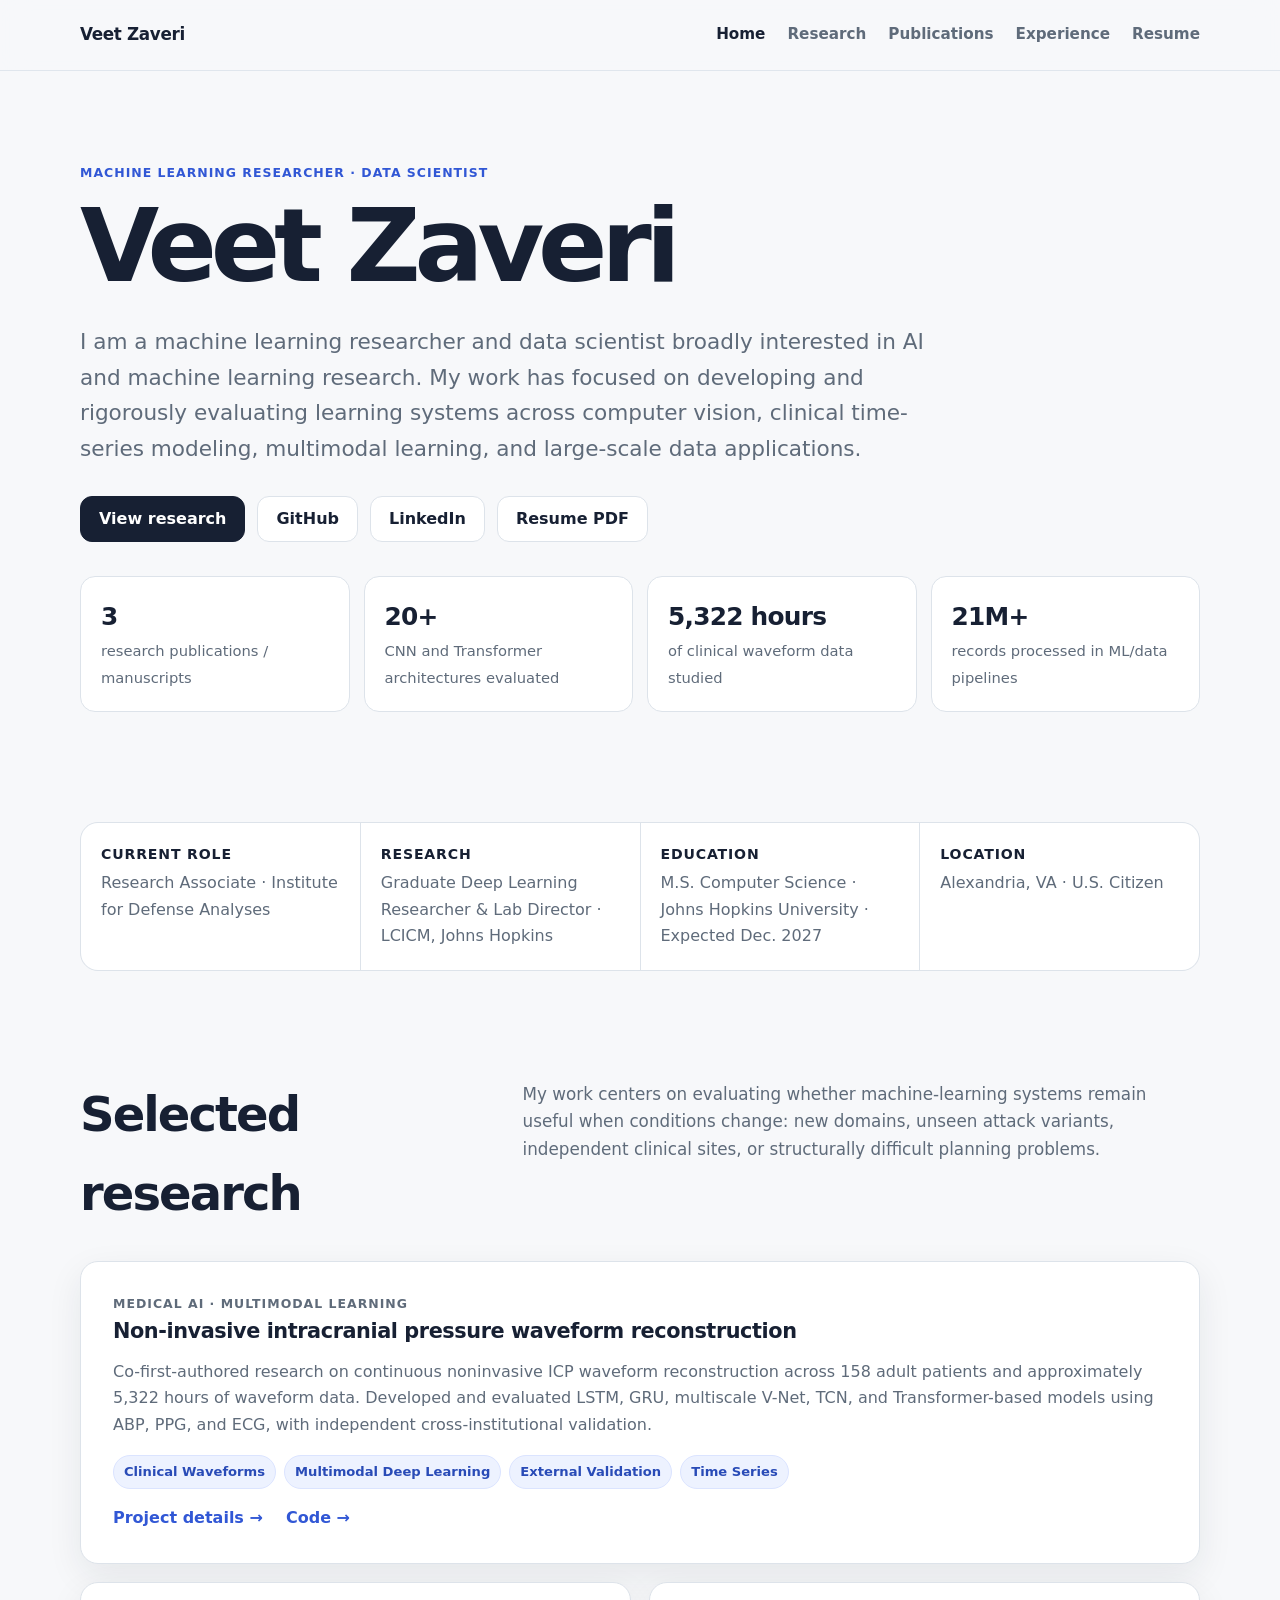
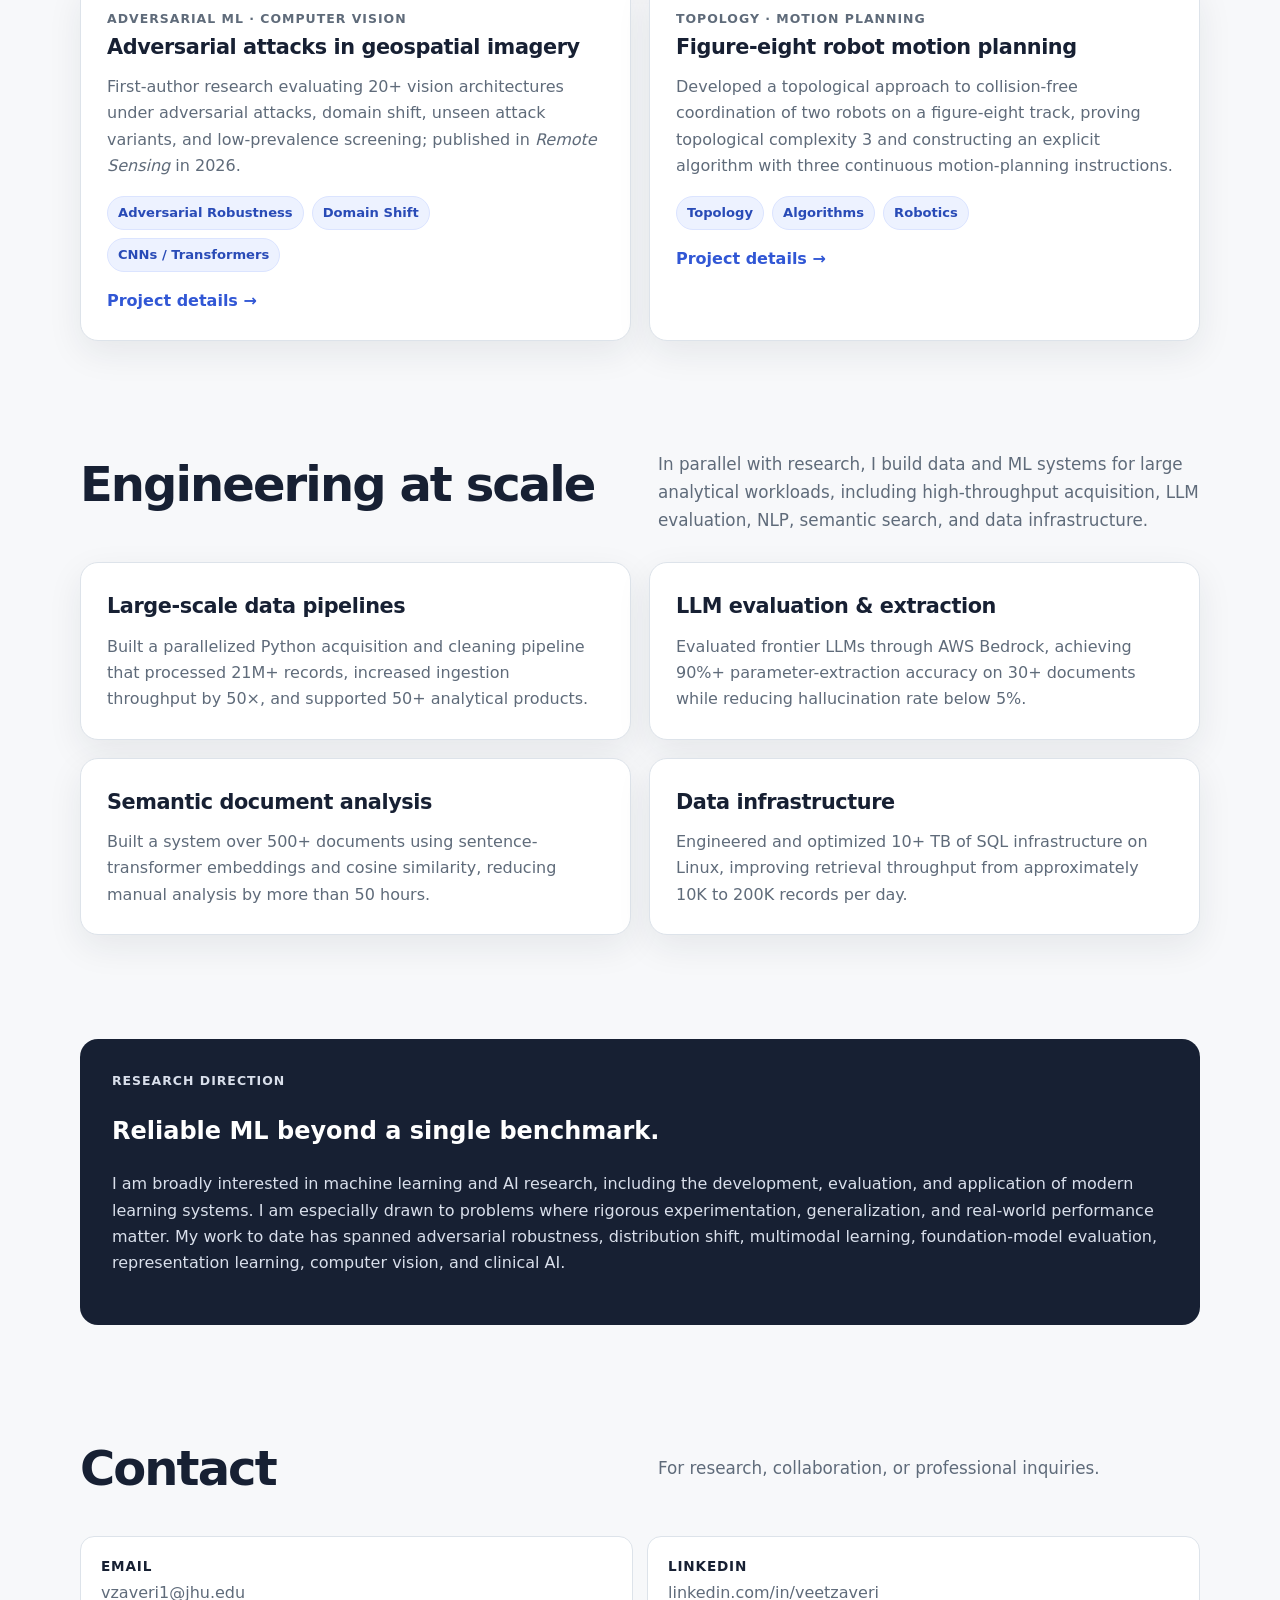
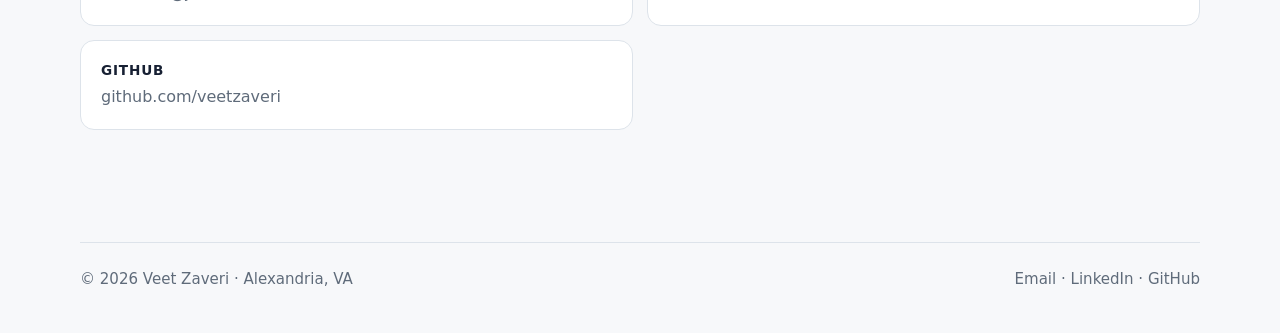
<file: index.html>
<!DOCTYPE html>
<html lang="en">
<head>
  <meta charset="utf-8">
  <meta name="viewport" content="width=device-width, initial-scale=1">
  <meta name="description" content="I am a machine learning researcher and data scientist broadly interested in AI and machine learning research. My work has focused on developing and rigorously evaluating learning systems across computer vision, clinical time-series modeling, multimodal learning, and large-scale data applications.">
  <title>Veet Zaveri | Machine Learning Research</title>
  <link rel="stylesheet" href="styles.css">
</head>
<body>

<header class="site-header">
  <div class="container nav">
    <a class="brand" href="index.html">Veet Zaveri</a>
    <nav class="nav-links" aria-label="Primary">
      <a href="index.html" aria-current="page">Home</a>
      <a href="research.html">Research</a>
      <a href="publications.html">Publications</a>
      <a href="experience.html">Experience</a>
      <a href="Veet_Zaveri_Resume.pdf" target="_blank" rel="noopener">Resume</a>
    </nav>
  </div>
</header>

<main>

<section class="hero">
  <div class="container">
    <p class="eyebrow">Machine Learning Researcher · Data Scientist</p>
    <h1>Veet Zaveri</h1>
    <p class="lede">
      I am a machine learning researcher and data scientist broadly interested in AI and machine learning research. 
      My work has focused on developing and rigorously evaluating learning systems across computer vision, clinical time-series modeling, multimodal learning, and large-scale data applications.
    </p>
    <div class="actions">
      <a class="button primary" href="research.html">View research</a>
      <a class="button" href="https://github.com/veetzaveri" target="_blank" rel="noopener">GitHub</a>
      <a class="button" href="https://www.linkedin.com/in/veetzaveri/" target="_blank" rel="noopener">LinkedIn</a>
      <a class="button" href="Veet_Zaveri_Resume.pdf" target="_blank" rel="noopener">Resume PDF</a>
    </div>

    <div class="stat-grid">
      <div class="stat"><strong>3</strong><span>research publications / manuscripts</span></div>
      <div class="stat"><strong>20+</strong><span>CNN and Transformer architectures evaluated</span></div>
      <div class="stat"><strong>5,322 hours</strong><span> of clinical waveform data studied</span></div>
      <div class="stat"><strong>21M+</strong><span>records processed in ML/data pipelines</span></div>
    </div>
  </div>
</section>

<section class="section">
  <div class="container">
    <div class="profile-strip">
      <div class="profile-item">
        <strong>Current role</strong>
        <span>Research Associate · Institute for Defense Analyses</span>
      </div>
      <div class="profile-item">
        <strong>Research</strong>
        <span>Graduate Deep Learning Researcher & Lab Director · LCICM, Johns Hopkins</span>
      </div>
      <div class="profile-item">
        <strong>Education</strong>
        <span>M.S. Computer Science · Johns Hopkins University · Expected Dec. 2027</span>
      </div>
      <div class="profile-item">
        <strong>Location</strong>
        <span>Alexandria, VA · U.S. Citizen</span>
      </div>
    </div>
  </div>
</section>

<section class="section">
  <div class="container">
    <div class="section-heading">
      <h2>Selected research</h2>
      <p>
        My work centers on evaluating whether machine-learning systems remain useful when
        conditions change: new domains, unseen attack variants, independent clinical sites,
        or structurally difficult planning problems.
      </p>
    </div>

    <div class="grid">
      <article class="card featured">
        <p class="eyebrow">Medical AI · Multimodal Learning</p>
        <h3>Non-invasive intracranial pressure waveform reconstruction</h3>
        <p>
          Co-first-authored research on continuous noninvasive ICP waveform reconstruction
          across 158 adult patients and approximately 5,322 hours of waveform data.
          Developed and evaluated LSTM, GRU, multiscale V-Net, TCN, and Transformer-based
          models using ABP, PPG, and ECG, with independent cross-institutional validation.
        </p>
        <div class="meta">
          <span class="tag">Clinical Waveforms</span>
          <span class="tag">Multimodal Deep Learning</span>
          <span class="tag">External Validation</span>
          <span class="tag">Time Series</span>
        </div>
        <a class="inline-link" href="research.html#icp">Project details →</a>
        <a class="inline-link" href="https://github.com/veetzaveri/LCICM-ICP-Waveform-Generation" target="_blank" rel="noopener">Code →</a>
      </article>

      <article class="card">
        <p class="eyebrow">Adversarial ML · Computer Vision</p>
        <h3>Adversarial attacks in geospatial imagery</h3>
        <p>
          First-author research evaluating 20+ vision architectures under adversarial attacks,
          domain shift, unseen attack variants, and low-prevalence screening; published in
          <em>Remote Sensing</em> in 2026.
        </p>
        <div class="meta">
          <span class="tag">Adversarial Robustness</span>
          <span class="tag">Domain Shift</span>
          <span class="tag">CNNs / Transformers</span>
        </div>
        <a class="inline-link" href="research.html#geospatial">Project details →</a>
      </article>

      <article class="card">
        <p class="eyebrow">Topology · Motion Planning</p>
        <h3>Figure-eight robot motion planning</h3>
        <p>
          Developed a topological approach to collision-free coordination of two robots on
          a figure-eight track, proving topological complexity 3 and constructing an explicit
          algorithm with three continuous motion-planning instructions.
        </p>
        <div class="meta">
          <span class="tag">Topology</span>
          <span class="tag">Algorithms</span>
          <span class="tag">Robotics</span>
        </div>
        <a class="inline-link" href="research.html#motion-planning">Project details →</a>
      </article>
    </div>
  </div>
</section>

<section class="section">
  <div class="container">
    <div class="section-heading engineering-heading">
      <h2>Engineering at scale</h2>
      <p>
        In parallel with research, I build data and ML systems for large analytical workloads,
        including high-throughput acquisition, LLM evaluation, NLP, semantic search, and data infrastructure.
      </p>
    </div>
    <div class="grid">
      <article class="card">
        <h3>Large-scale data pipelines</h3>
        <p>
          Built a parallelized Python acquisition and cleaning pipeline that processed 21M+ records,
          increased ingestion throughput by 50×, and supported 50+ analytical products.
        </p>
      </article>
      <article class="card">
        <h3>LLM evaluation & extraction</h3>
        <p>
          Evaluated frontier LLMs through AWS Bedrock, achieving 90%+ parameter-extraction accuracy
          on 30+ documents while reducing hallucination rate below 5%.
        </p>
      </article>
      <article class="card">
        <h3>Semantic document analysis</h3>
        <p>
          Built a system over 500+ documents using sentence-transformer embeddings and cosine similarity,
          reducing manual analysis by more than 50 hours.
        </p>
      </article>
      <article class="card">
        <h3>Data infrastructure</h3>
        <p>
          Engineered and optimized 10+ TB of SQL infrastructure on Linux, improving retrieval throughput
          from approximately 10K to 200K records per day.
        </p>
      </article>
    </div>
  </div>
</section>

<section class="section">
  <div class="container callout">
    <p class="eyebrow">Research direction</p>
    <h2>Reliable ML beyond a single benchmark.</h2>
    <p>
      I am broadly interested in machine learning and AI research, including the development, evaluation, and application of modern learning systems. 
      I am especially drawn to problems where rigorous experimentation, generalization, and real-world performance matter. 
      My work to date has spanned adversarial robustness, distribution shift, multimodal learning, foundation-model evaluation, representation learning, computer vision, and clinical AI.
    </p>
  </div>
</section>

<section class="section">
  <div class="container">
    <div class="section-heading contact-heading">
      <h2>Contact</h2>
      <p>For research, collaboration, or professional inquiries.</p>
    </div>
    <div class="contact-grid">
      <div class="contact-item"><strong>Email</strong><a href="mailto:vzaveri1@jhu.edu">vzaveri1@jhu.edu</a></div>
      <div class="contact-item"><strong>LinkedIn</strong><a href="https://www.linkedin.com/in/veetzaveri/" target="_blank" rel="noopener">linkedin.com/in/veetzaveri</a></div>
      <div class="contact-item"><strong>GitHub</strong><a href="https://github.com/veetzaveri" target="_blank" rel="noopener">github.com/veetzaveri</a></div>
    </div>
  </div>
</section>

</main>

<footer class="footer">
  <div class="container footer-row">
    <span>© 2026 Veet Zaveri · Alexandria, VA</span>
    <span>
      <a href="mailto:vzaveri1@jhu.edu">Email</a>
      ·
      <a href="https://www.linkedin.com/in/veetzaveri/" target="_blank" rel="noopener">LinkedIn</a>
      ·
      <a href="https://github.com/veetzaveri" target="_blank" rel="noopener">GitHub</a>
    </span>
  </div>
</footer>

</body>
</html>
</file>
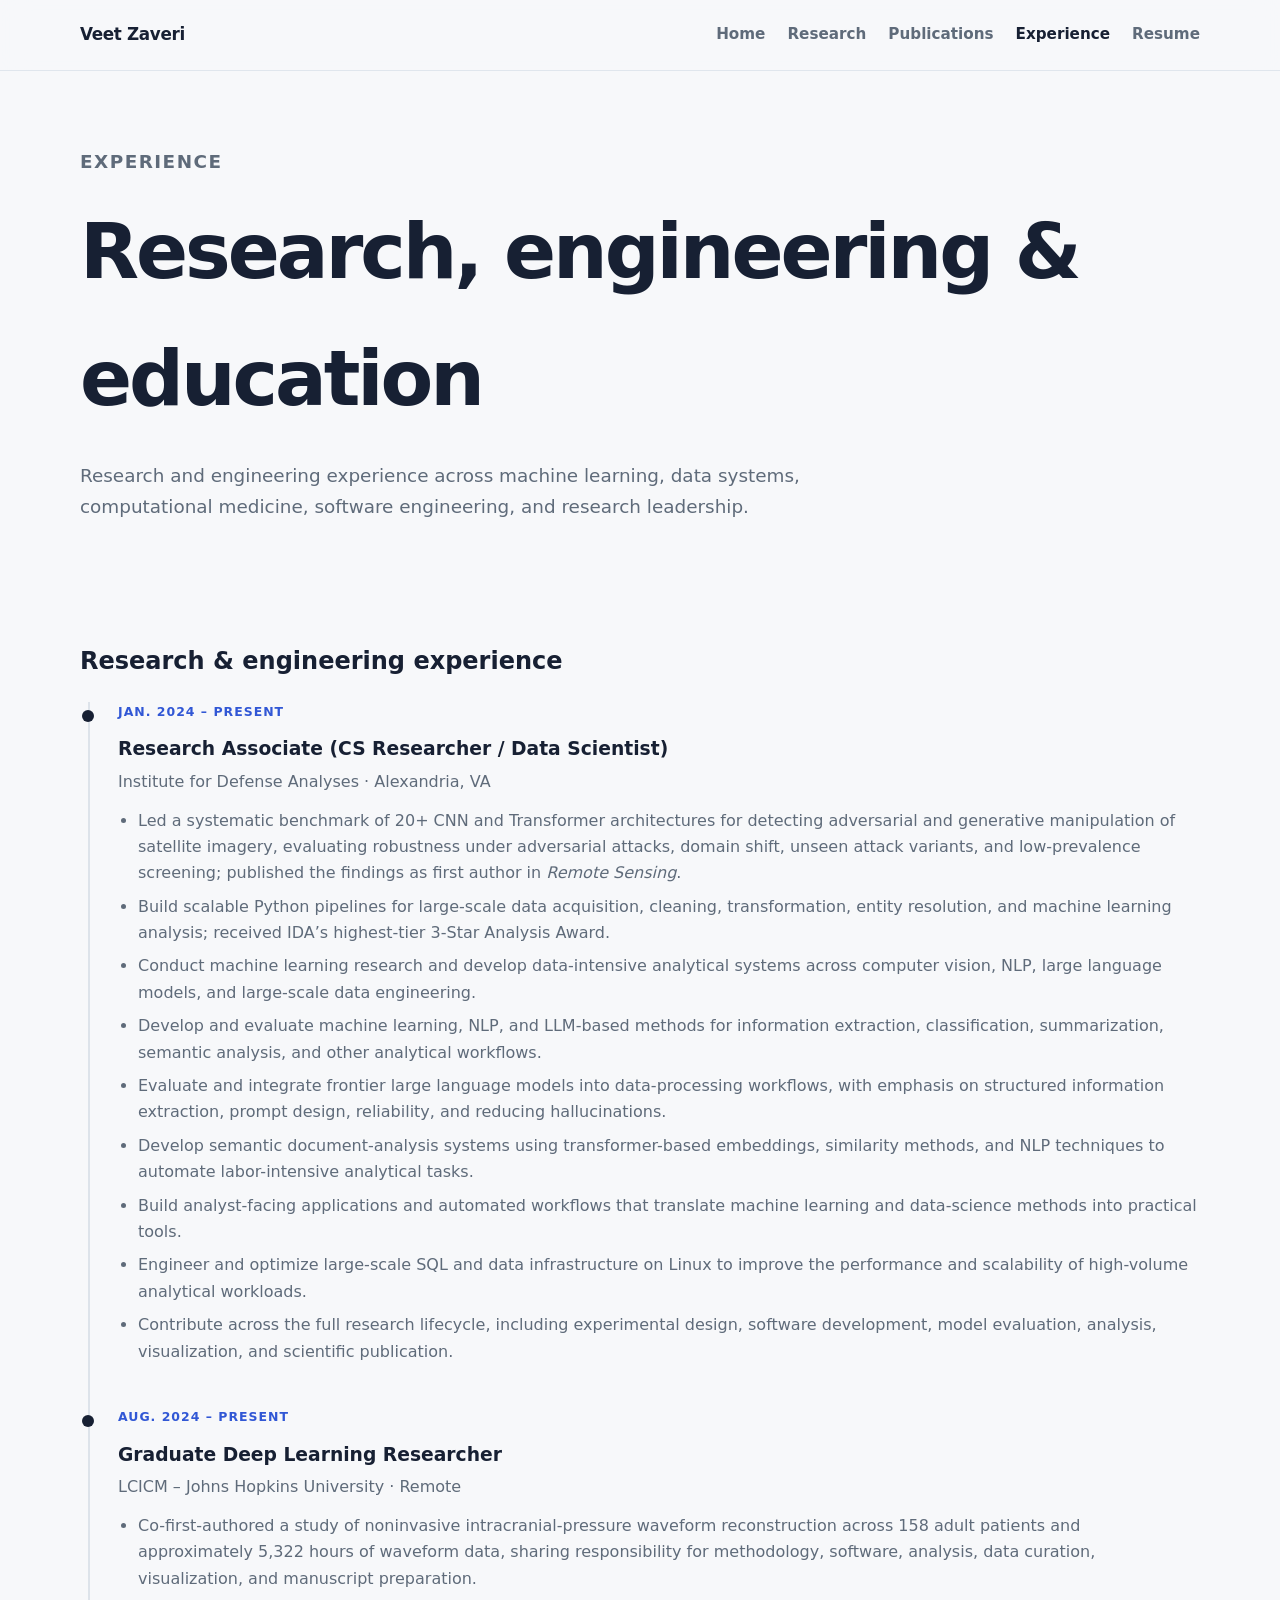
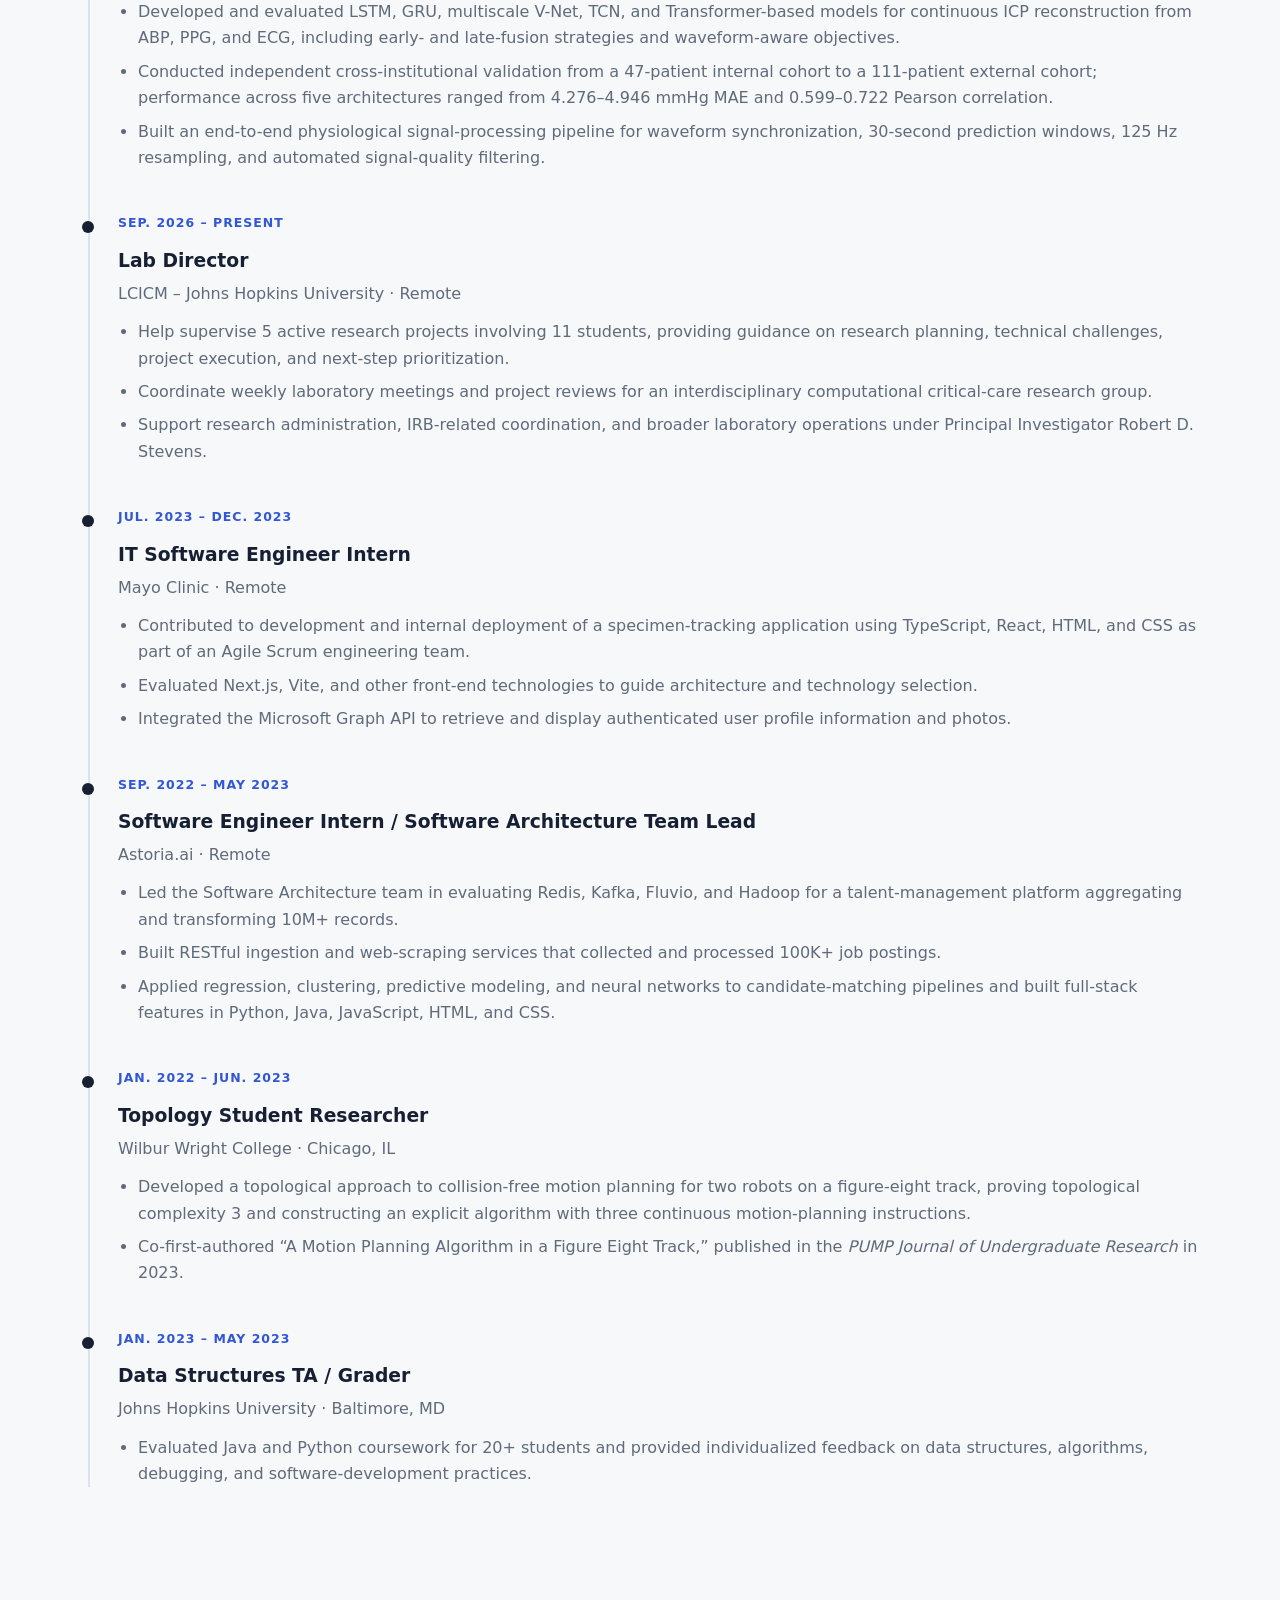
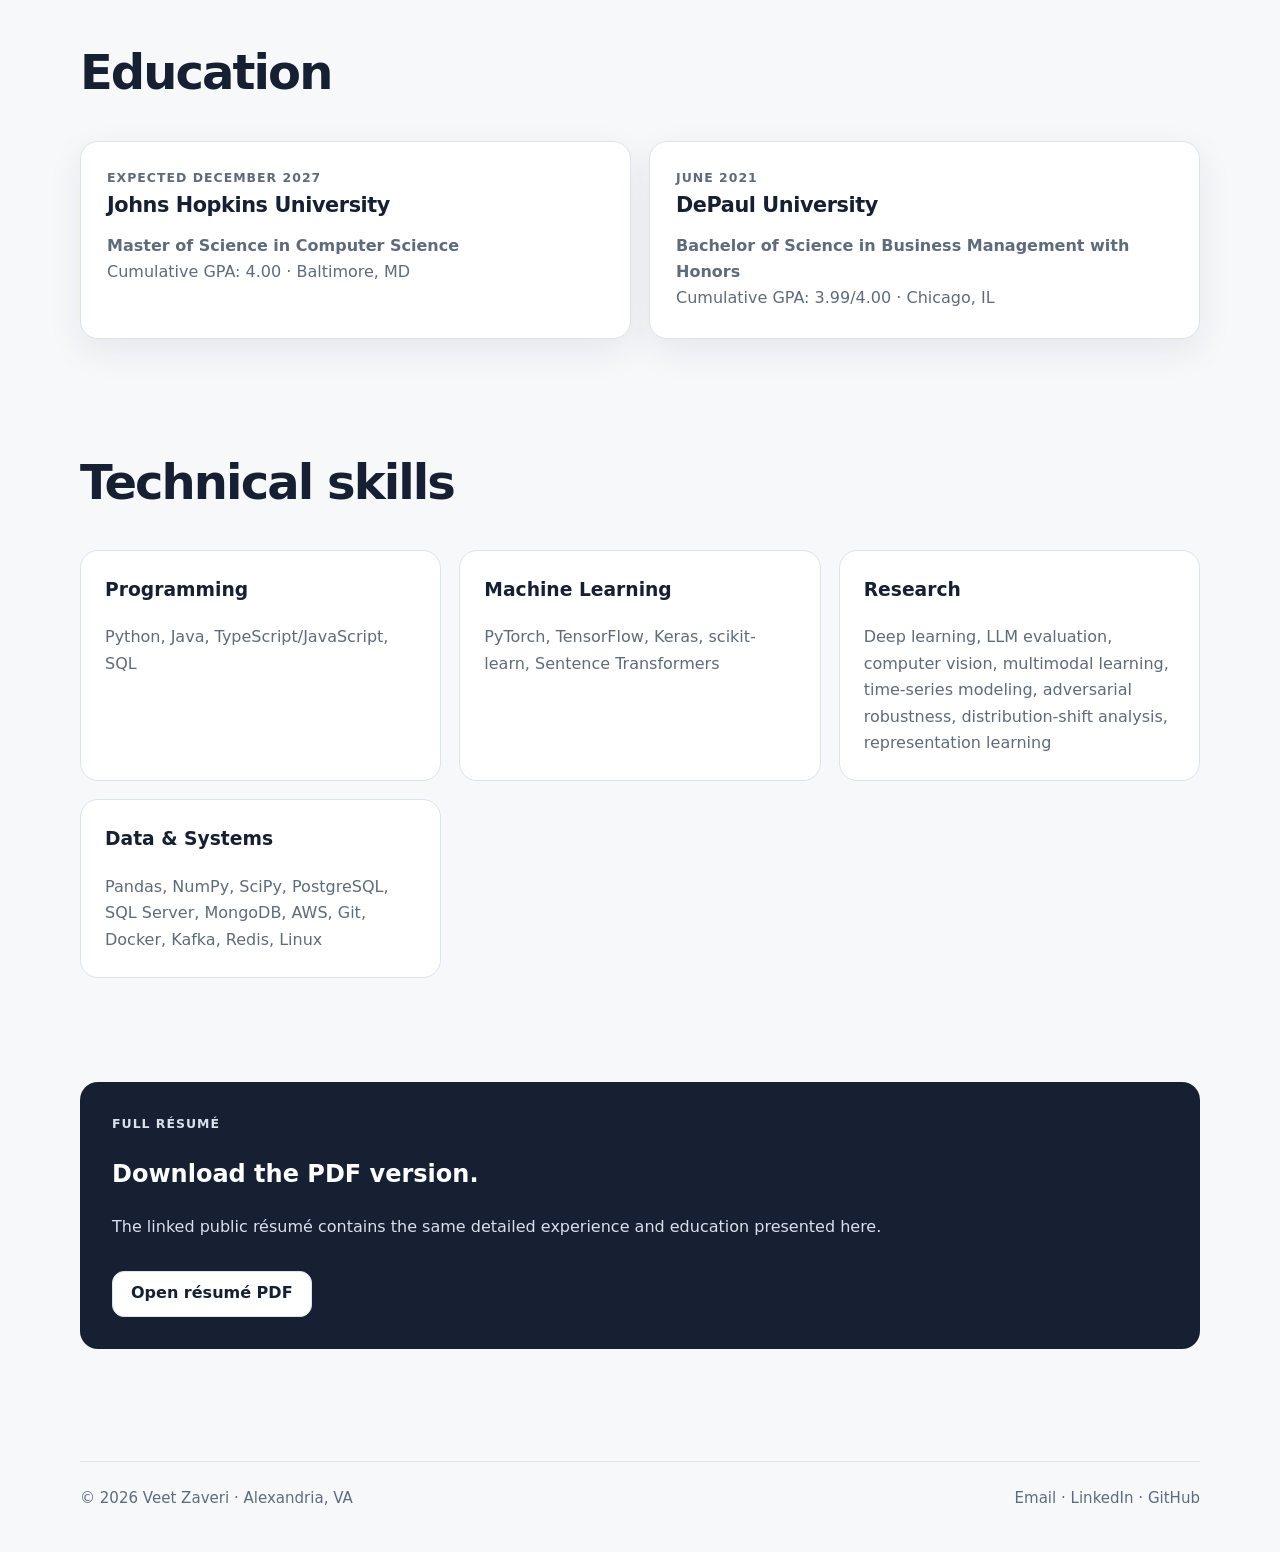
<file: experience.html>
<!DOCTYPE html>
<html lang="en">
<head>
  <meta charset="utf-8">
  <meta name="viewport" content="width=device-width, initial-scale=1">
  <meta name="description" content="Research, engineering, leadership, education, and technical skills for Veet Zaveri.">
  <title>Experience | Veet Zaveri</title>
  <link rel="stylesheet" href="styles.css">
</head>
<body>

<header class="site-header">
  <div class="container nav">
    <a class="brand" href="index.html">Veet Zaveri</a>
    <nav class="nav-links" aria-label="Primary">
      <a href="index.html">Home</a>
      <a href="research.html">Research</a>
      <a href="publications.html">Publications</a>
      <a href="experience.html" aria-current="page">Experience</a>
      <a href="Veet_Zaveri_Resume.pdf" target="_blank" rel="noopener">Resume</a>
    </nav>
  </div>
</header>

<main>

<section class="page-hero">
  <div class="container">
    <p class="eyebrow">Experience</p>
    <h1>Research, engineering & education</h1>
    <p>
      Research and engineering experience across machine learning, data systems,
      computational medicine, software engineering, and research leadership.
    </p>
  </div>
</section>

<section class="section">
  <div class="container">
    <h2>Research & engineering experience</h2>
    <div class="timeline">

      <article class="timeline-item">
        <p class="eyebrow">Jan. 2024 – Present</p>
        <h3>Research Associate (CS Researcher / Data Scientist)</h3>
        <div class="where">Institute for Defense Analyses · Alexandria, VA</div>
        <ul>
          <li>Led a systematic benchmark of 20+ CNN and Transformer architectures for detecting adversarial and generative manipulation of satellite imagery, evaluating robustness under adversarial attacks, domain shift, unseen attack variants, and low-prevalence screening; published the findings as first author in <em>Remote Sensing</em>.</li>
          <li>Build scalable Python pipelines for large-scale data acquisition, cleaning, transformation, entity resolution, and machine learning analysis; received IDA’s highest-tier 3-Star Analysis Award.</li>
          <li>Conduct machine learning research and develop data-intensive analytical systems across computer vision, NLP, large language models, and large-scale data engineering.</li>
          <li>Develop and evaluate machine learning, NLP, and LLM-based methods for information extraction, classification, summarization, semantic analysis, and other analytical workflows.</li>
          <li>Evaluate and integrate frontier large language models into data-processing workflows, with emphasis on structured information extraction, prompt design, reliability, and reducing hallucinations.</li>
          <li>Develop semantic document-analysis systems using transformer-based embeddings, similarity methods, and NLP techniques to automate labor-intensive analytical tasks.</li>
          <li>Build analyst-facing applications and automated workflows that translate machine learning and data-science methods into practical tools.</li>
          <li>Engineer and optimize large-scale SQL and data infrastructure on Linux to improve the performance and scalability of high-volume analytical workloads.</li>
          <li>Contribute across the full research lifecycle, including experimental design, software development, model evaluation, analysis, visualization, and scientific publication.</li>
        </ul>
      </article>

      <article class="timeline-item">
        <p class="eyebrow">Aug. 2024 – Present</p>
        <h3>Graduate Deep Learning Researcher</h3>
        <div class="where">LCICM – Johns Hopkins University · Remote</div>
        <ul>
          <li>Co-first-authored a study of noninvasive intracranial-pressure waveform reconstruction across 158 adult patients and approximately 5,322 hours of waveform data, sharing responsibility for methodology, software, analysis, data curation, visualization, and manuscript preparation.</li>
          <li>Developed and evaluated LSTM, GRU, multiscale V-Net, TCN, and Transformer-based models for continuous ICP reconstruction from ABP, PPG, and ECG, including early- and late-fusion strategies and waveform-aware objectives.</li>
          <li>Conducted independent cross-institutional validation from a 47-patient internal cohort to a 111-patient external cohort; performance across five architectures ranged from 4.276–4.946 mmHg MAE and 0.599–0.722 Pearson correlation.</li>
          <li>Built an end-to-end physiological signal-processing pipeline for waveform synchronization, 30-second prediction windows, 125 Hz resampling, and automated signal-quality filtering.</li>
        </ul>
      </article>

      <article class="timeline-item">
        <p class="eyebrow">Sep. 2026 – Present</p>
        <h3>Lab Director</h3>
        <div class="where">LCICM – Johns Hopkins University · Remote</div>
        <ul>
          <li>Help supervise 5 active research projects involving 11 students, providing guidance on research planning, technical challenges, project execution, and next-step prioritization.</li>
          <li>Coordinate weekly laboratory meetings and project reviews for an interdisciplinary computational critical-care research group.</li>
          <li>Support research administration, IRB-related coordination, and broader laboratory operations under Principal Investigator Robert D. Stevens.</li>
        </ul>
      </article>

      <article class="timeline-item">
        <p class="eyebrow">Jul. 2023 – Dec. 2023</p>
        <h3>IT Software Engineer Intern</h3>
        <div class="where">Mayo Clinic · Remote</div>
        <ul>
          <li>Contributed to development and internal deployment of a specimen-tracking application using TypeScript, React, HTML, and CSS as part of an Agile Scrum engineering team.</li>
          <li>Evaluated Next.js, Vite, and other front-end technologies to guide architecture and technology selection.</li>
          <li>Integrated the Microsoft Graph API to retrieve and display authenticated user profile information and photos.</li>
        </ul>
      </article>

      <article class="timeline-item">
        <p class="eyebrow">Sep. 2022 – May 2023</p>
        <h3>Software Engineer Intern / Software Architecture Team Lead</h3>
        <div class="where">Astoria.ai · Remote</div>
        <ul>
          <li>Led the Software Architecture team in evaluating Redis, Kafka, Fluvio, and Hadoop for a talent-management platform aggregating and transforming 10M+ records.</li>
          <li>Built RESTful ingestion and web-scraping services that collected and processed 100K+ job postings.</li>
          <li>Applied regression, clustering, predictive modeling, and neural networks to candidate-matching pipelines and built full-stack features in Python, Java, JavaScript, HTML, and CSS.</li>
        </ul>
      </article>

      <article class="timeline-item">
        <p class="eyebrow">Jan. 2022 – Jun. 2023</p>
        <h3>Topology Student Researcher</h3>
        <div class="where">Wilbur Wright College · Chicago, IL</div>
        <ul>
          <li>Developed a topological approach to collision-free motion planning for two robots on a figure-eight track, proving topological complexity 3 and constructing an explicit algorithm with three continuous motion-planning instructions.</li>
          <li>Co-first-authored “A Motion Planning Algorithm in a Figure Eight Track,” published in the <em>PUMP Journal of Undergraduate Research</em> in 2023.</li>
        </ul>
      </article>

      <article class="timeline-item">
        <p class="eyebrow">Jan. 2023 – May 2023</p>
        <h3>Data Structures TA / Grader</h3>
        <div class="where">Johns Hopkins University · Baltimore, MD</div>
        <ul>
          <li>Evaluated Java and Python coursework for 20+ students and provided individualized feedback on data structures, algorithms, debugging, and software-development practices.</li>
        </ul>
      </article>

    </div>
  </div>
</section>

<section class="section">
  <div class="container">
    <div class="section-heading">
      <h2>Education</h2>
      <p></p>
    </div>
    <div class="grid">
      <article class="card">
        <p class="eyebrow">Expected December 2027</p>
        <h3>Johns Hopkins University</h3>
        <p><strong>Master of Science in Computer Science</strong><br>Cumulative GPA: 4.00 · Baltimore, MD</p>
      </article>
      <article class="card">
        <p class="eyebrow">June 2021</p>
        <h3>DePaul University</h3>
        <p><strong>Bachelor of Science in Business Management with Honors</strong><br>Cumulative GPA: 3.99/4.00 · Chicago, IL</p>
      </article>
    </div>
  </div>
</section>

<section class="section">
  <div class="container">
    <div class="section-heading">
      <h2>Technical skills</h2>
      <p></p>
    </div>
    <div class="grid">
      <article class="skill-group">
        <h3>Programming</h3>
        <p>Python, Java, TypeScript/JavaScript, SQL</p>
      </article>
      <article class="skill-group">
        <h3>Machine Learning</h3>
        <p>PyTorch, TensorFlow, Keras, scikit-learn, Sentence Transformers</p>
      </article>
      <article class="skill-group">
        <h3>Research</h3>
        <p>Deep learning, LLM evaluation, computer vision, multimodal learning, time-series modeling, adversarial robustness, distribution-shift analysis, representation learning</p>
      </article>
      <article class="skill-group">
        <h3>Data & Systems</h3>
        <p>Pandas, NumPy, SciPy, PostgreSQL, SQL Server, MongoDB, AWS, Git, Docker, Kafka, Redis, Linux</p>
      </article>
    </div>
  </div>
</section>

<section class="section">
  <div class="container callout">
    <p class="eyebrow">Full résumé</p>
    <h2>Download the PDF version.</h2>
    <p>The linked public résumé contains the same detailed experience and education presented here.</p>
    <div class="actions">
      <a class="button" href="Veet_Zaveri_Resume.pdf" target="_blank" rel="noopener">Open résumé PDF</a>
    </div>
  </div>
</section>

</main>

<footer class="footer">
  <div class="container footer-row">
    <span>© 2026 Veet Zaveri · Alexandria, VA</span>
    <span>
      <a href="mailto:vzaveri1@jhu.edu">Email</a>
      ·
      <a href="https://www.linkedin.com/in/veetzaveri/" target="_blank" rel="noopener">LinkedIn</a>
      ·
      <a href="https://github.com/veetzaveri" target="_blank" rel="noopener">GitHub</a>
    </span>
  </div>
</footer>

</body>
</html>
</file>
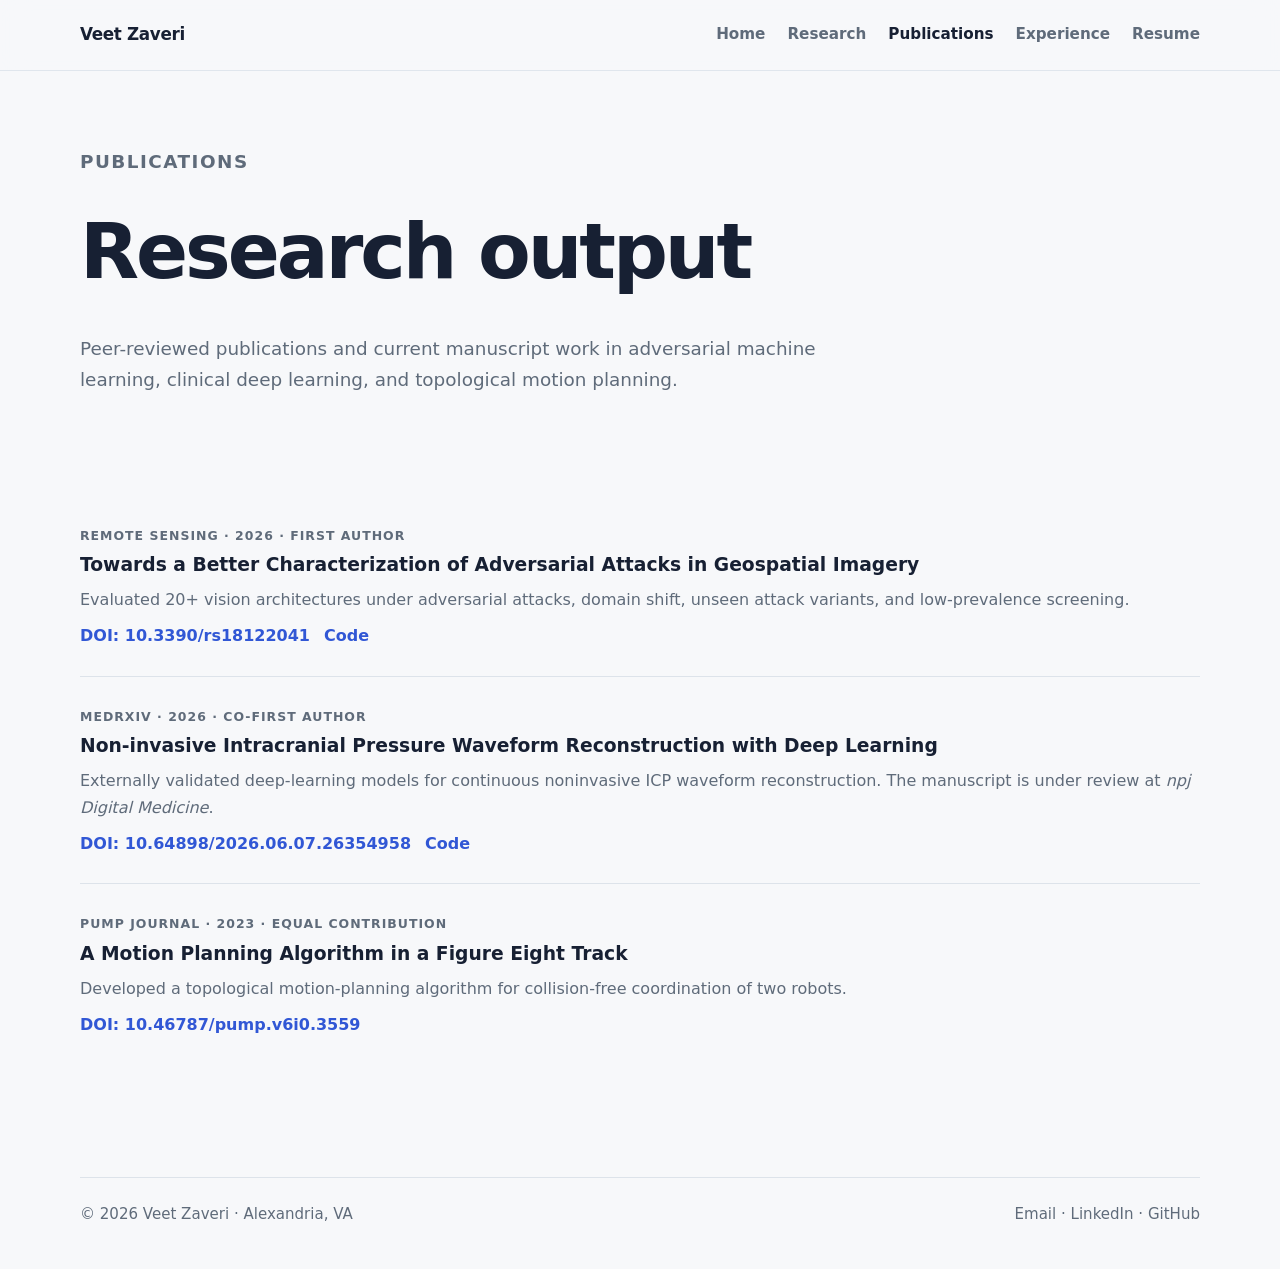
<file: publications.html>
<!DOCTYPE html>
<html lang="en">
<head>
  <meta charset="utf-8">
  <meta name="viewport" content="width=device-width, initial-scale=1">
  <meta name="description" content="Publications by Veet Zaveri in adversarial machine learning, intracranial pressure waveform reconstruction, and topological motion planning.">
  <title>Publications | Veet Zaveri</title>
  <link rel="stylesheet" href="styles.css">
</head>
<body>

<header class="site-header">
  <div class="container nav">
    <a class="brand" href="index.html">Veet Zaveri</a>
    <nav class="nav-links" aria-label="Primary">
      <a href="index.html">Home</a>
      <a href="research.html">Research</a>
      <a href="publications.html" aria-current="page">Publications</a>
      <a href="experience.html">Experience</a>
      <a href="Veet_Zaveri_Resume.pdf" target="_blank" rel="noopener">Resume</a>
    </nav>
  </div>
</header>

<main>

<section class="page-hero">
  <div class="container">
    <p class="eyebrow">Publications</p>
    <h1>Research output</h1>
    <p>
      Peer-reviewed publications and current manuscript work in adversarial machine learning,
      clinical deep learning, and topological motion planning.
    </p>
  </div>
</section>

<section class="section">
  <div class="container">
    <article class="publication">
      <p class="eyebrow">Remote Sensing · 2026 · First Author</p>
      <h3>Towards a Better Characterization of Adversarial Attacks in Geospatial Imagery</h3>
      <p>
        Evaluated 20+ vision architectures under adversarial attacks, domain shift, unseen attack variants,
        and low-prevalence screening.
      </p>
      <div class="pub-links">
        <a href="https://doi.org/10.3390/rs18122041" target="_blank" rel="noopener">DOI: 10.3390/rs18122041</a>
        <a href="https://github.com/veetzaveri/geospatial-manipulation-detection" target="_blank" rel="noopener">Code</a>
      </div>
    </article>

    <article class="publication">
      <p class="eyebrow">medRxiv · 2026 · Co-first Author</p>
      <h3>Non-invasive Intracranial Pressure Waveform Reconstruction with Deep Learning</h3>
      <p>
        Externally validated deep-learning models for continuous noninvasive ICP waveform reconstruction.
        The manuscript is under review at <em>npj Digital Medicine</em>.
      </p>
      <div class="pub-links">
        <a href="https://doi.org/10.64898/2026.06.07.26354958" target="_blank" rel="noopener">DOI: 10.64898/2026.06.07.26354958</a>
        <a href="https://github.com/veetzaveri/LCICM-ICP-Waveform-Generation" target="_blank" rel="noopener">Code</a>
      </div>
    </article>

    <article class="publication">
      <p class="eyebrow">PUMP Journal · 2023 · Equal Contribution</p>
      <h3>A Motion Planning Algorithm in a Figure Eight Track</h3>
      <p>
        Developed a topological motion-planning algorithm for collision-free coordination of two robots.
      </p>
      <div class="pub-links">
        <a href="https://doi.org/10.46787/pump.v6i0.3559" target="_blank" rel="noopener">DOI: 10.46787/pump.v6i0.3559</a>
      </div>
    </article>
  </div>
</section>

</main>

<footer class="footer">
  <div class="container footer-row">
    <span>© 2026 Veet Zaveri · Alexandria, VA</span>
    <span>
      <a href="mailto:vzaveri1@jhu.edu">Email</a>
      ·
      <a href="https://www.linkedin.com/in/veetzaveri/" target="_blank" rel="noopener">LinkedIn</a>
      ·
      <a href="https://github.com/veetzaveri" target="_blank" rel="noopener">GitHub</a>
    </span>
  </div>
</footer>

</body>
</html>
</file>
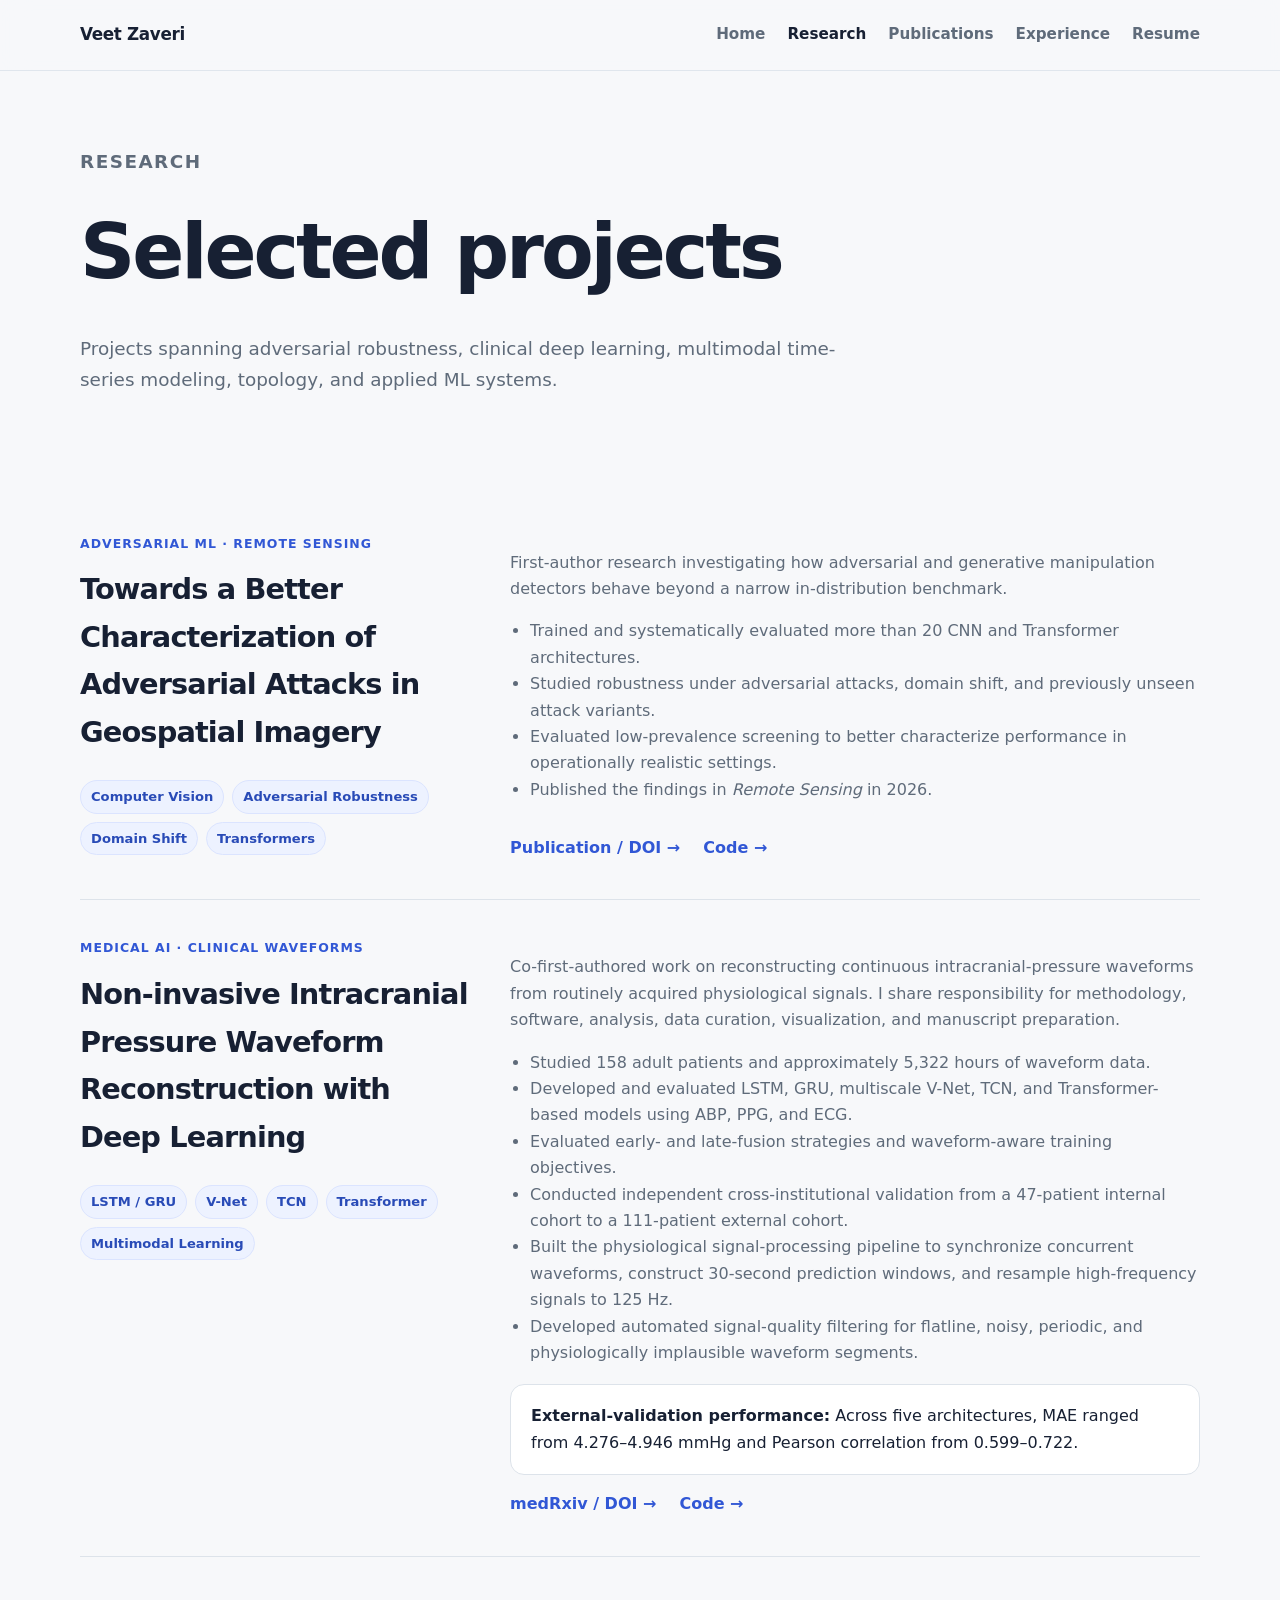
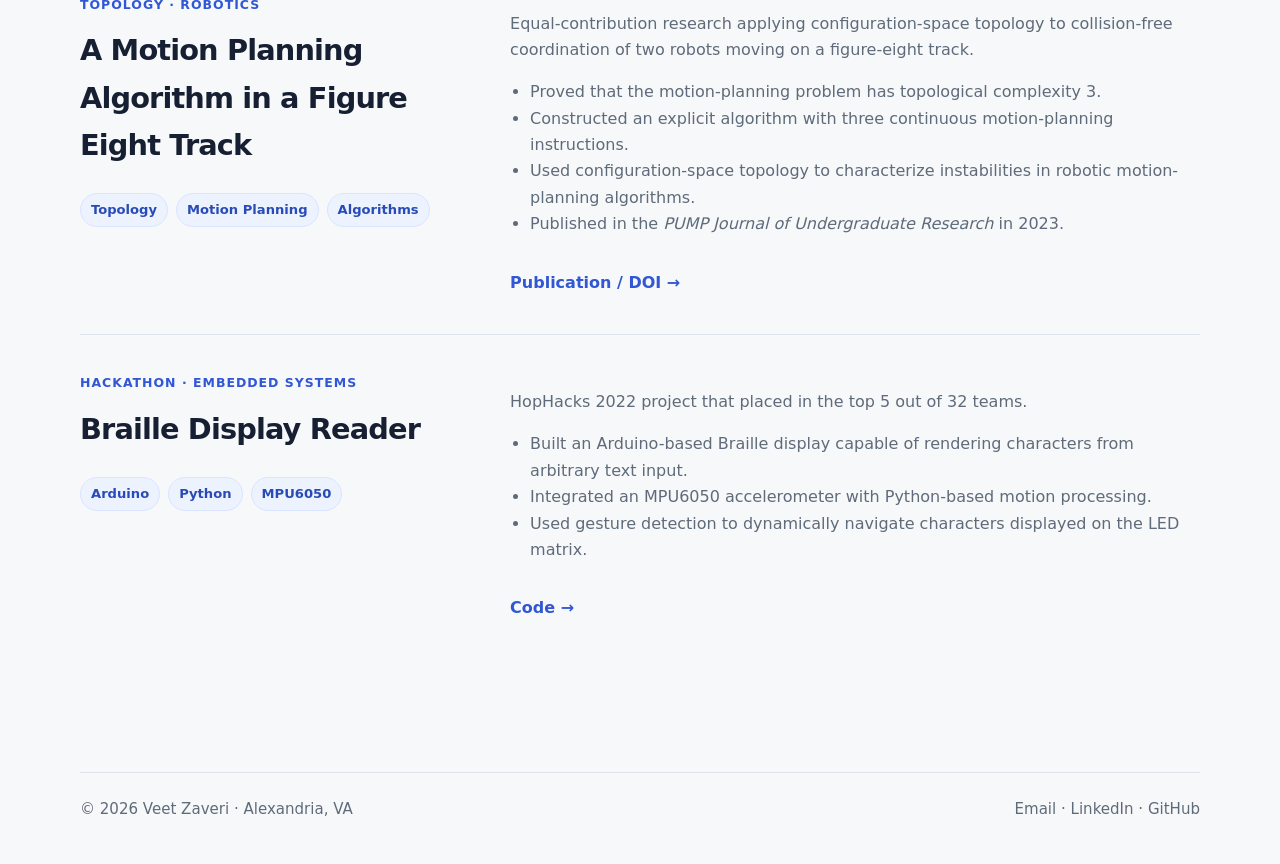
<file: research.html>
<!DOCTYPE html>
<html lang="en">
<head>
  <meta charset="utf-8">
  <meta name="viewport" content="width=device-width, initial-scale=1">
  <meta name="description" content="Research by Veet Zaveri in adversarial machine learning, clinical waveform reconstruction, multimodal deep learning, and motion planning.">
  <title>Research | Veet Zaveri</title>
  <link rel="stylesheet" href="styles.css">
</head>
<body>

<header class="site-header">
  <div class="container nav">
    <a class="brand" href="index.html">Veet Zaveri</a>
    <nav class="nav-links" aria-label="Primary">
      <a href="index.html">Home</a>
      <a href="research.html" aria-current="page">Research</a>
      <a href="publications.html">Publications</a>
      <a href="experience.html">Experience</a>
      <a href="Veet_Zaveri_Resume.pdf" target="_blank" rel="noopener">Resume</a>
    </nav>
  </div>
</header>

<main>

<section class="page-hero">
  <div class="container">
    <p class="eyebrow">Research</p>
    <h1>Selected projects</h1>
    <p>
      Projects spanning adversarial robustness, clinical deep learning, multimodal time-series modeling,
      topology, and applied ML systems.
    </p>
  </div>
</section>

<section class="section">
  <div class="container">

    <article class="project" id="geospatial">
      <div class="project-layout">
        <div>
          <p class="eyebrow">Adversarial ML · Remote Sensing</p>
          <h2>Towards a Better Characterization of Adversarial Attacks in Geospatial Imagery</h2>
          <div class="meta">
            <span class="tag">Computer Vision</span>
            <span class="tag">Adversarial Robustness</span>
            <span class="tag">Domain Shift</span>
            <span class="tag">Transformers</span>
          </div>
        </div>
        <div class="project-copy">
          <p>
            First-author research investigating how adversarial and generative manipulation detectors
            behave beyond a narrow in-distribution benchmark.
          </p>
          <ul>
            <li>Trained and systematically evaluated more than 20 CNN and Transformer architectures.</li>
            <li>Studied robustness under adversarial attacks, domain shift, and previously unseen attack variants.</li>
            <li>Evaluated low-prevalence screening to better characterize performance in operationally realistic settings.</li>
            <li>Published the findings in <em>Remote Sensing</em> in 2026.</li>
          </ul>
          <a class="inline-link" href="https://doi.org/10.3390/rs18122041" target="_blank" rel="noopener">Publication / DOI →</a>
          <a class="inline-link" href="https://github.com/veetzaveri/geospatial-manipulation-detection" target="_blank" rel="noopener">Code →</a>
        </div>
      </div>
    </article>

    <article class="project" id="icp">
      <div class="project-layout">
        <div>
          <p class="eyebrow">Medical AI · Clinical Waveforms</p>
          <h2>Non-invasive Intracranial Pressure Waveform Reconstruction with Deep Learning</h2>
          <div class="meta">
            <span class="tag">LSTM / GRU</span>
            <span class="tag">V-Net</span>
            <span class="tag">TCN</span>
            <span class="tag">Transformer</span>
            <span class="tag">Multimodal Learning</span>
          </div>
        </div>
        <div class="project-copy">
          <p>
            Co-first-authored work on reconstructing continuous intracranial-pressure waveforms
            from routinely acquired physiological signals. I share responsibility for methodology,
            software, analysis, data curation, visualization, and manuscript preparation.
          </p>
          <ul>
            <li>Studied 158 adult patients and approximately 5,322 hours of waveform data.</li>
            <li>Developed and evaluated LSTM, GRU, multiscale V-Net, TCN, and Transformer-based models using ABP, PPG, and ECG.</li>
            <li>Evaluated early- and late-fusion strategies and waveform-aware training objectives.</li>
            <li>Conducted independent cross-institutional validation from a 47-patient internal cohort to a 111-patient external cohort.</li>
            <li>Built the physiological signal-processing pipeline to synchronize concurrent waveforms, construct 30-second prediction windows, and resample high-frequency signals to 125 Hz.</li>
            <li>Developed automated signal-quality filtering for flatline, noisy, periodic, and physiologically implausible waveform segments.</li>
          </ul>
          <div class="result-box">
            <strong>External-validation performance:</strong>
            Across five architectures, MAE ranged from 4.276–4.946 mmHg and Pearson correlation from 0.599–0.722.
          </div>
          <a class="inline-link" href="https://doi.org/10.64898/2026.06.07.26354958" target="_blank" rel="noopener">medRxiv / DOI →</a>
          <a class="inline-link" href="https://github.com/veetzaveri/LCICM-ICP-Waveform-Generation" target="_blank" rel="noopener">Code →</a>
        </div>
      </div>
    </article>

    <article class="project" id="motion-planning">
      <div class="project-layout">
        <div>
          <p class="eyebrow">Topology · Robotics</p>
          <h2>A Motion Planning Algorithm in a Figure Eight Track</h2>
          <div class="meta">
            <span class="tag">Topology</span>
            <span class="tag">Motion Planning</span>
            <span class="tag">Algorithms</span>
          </div>
        </div>
        <div class="project-copy">
          <p>
            Equal-contribution research applying configuration-space topology to collision-free
            coordination of two robots moving on a figure-eight track.
          </p>
          <ul>
            <li>Proved that the motion-planning problem has topological complexity 3.</li>
            <li>Constructed an explicit algorithm with three continuous motion-planning instructions.</li>
            <li>Used configuration-space topology to characterize instabilities in robotic motion-planning algorithms.</li>
            <li>Published in the <em>PUMP Journal of Undergraduate Research</em> in 2023.</li>
          </ul>
          <a class="inline-link" href="https://doi.org/10.46787/pump.v6i0.3559" target="_blank" rel="noopener">Publication / DOI →</a>
        </div>
      </div>
    </article>

    <article class="project" id="braille">
      <div class="project-layout">
        <div>
          <p class="eyebrow">Hackathon · Embedded Systems</p>
          <h2>Braille Display Reader</h2>
          <div class="meta">
            <span class="tag">Arduino</span>
            <span class="tag">Python</span>
            <span class="tag">MPU6050</span>
          </div>
        </div>
        <div class="project-copy">
          <p>
            HopHacks 2022 project that placed in the top 5 out of 32 teams.
          </p>
          <ul>
            <li>Built an Arduino-based Braille display capable of rendering characters from arbitrary text input.</li>
            <li>Integrated an MPU6050 accelerometer with Python-based motion processing.</li>
            <li>Used gesture detection to dynamically navigate characters displayed on the LED matrix.</li>
          </ul>
          <a class="inline-link" href="https://github.com/veetzaveri/HopHacks-Braille-Display-Reader" target="_blank" rel="noopener">Code →</a>
        </div>
      </div>
    </article>

  </div>
</section>

</main>

<footer class="footer">
  <div class="container footer-row">
    <span>© 2026 Veet Zaveri · Alexandria, VA</span>
    <span>
      <a href="mailto:vzaveri1@jhu.edu">Email</a>
      ·
      <a href="https://www.linkedin.com/in/veetzaveri/" target="_blank" rel="noopener">LinkedIn</a>
      ·
      <a href="https://github.com/veetzaveri" target="_blank" rel="noopener">GitHub</a>
    </span>
  </div>
</footer>

</body>
</html>
</file>
<file: styles.css>
:root {
  --bg: #f7f8fa;
  --surface: #ffffff;
  --text: #172033;
  --muted: #5f6b7a;
  --line: #dde3ea;
  --accent: #3157d5;
  --accent-soft: #edf2ff;
  --max: 1120px;
  --radius: 18px;
  --shadow: 0 12px 35px rgba(23, 32, 51, 0.08);
}

* { box-sizing: border-box; }

html { scroll-behavior: smooth; }

body {
  margin: 0;
  font-family: Inter, ui-sans-serif, system-ui, -apple-system, BlinkMacSystemFont, "Segoe UI", sans-serif;
  background: var(--bg);
  color: var(--text);
  line-height: 1.65;
}

a { color: inherit; }

.container {
  width: min(calc(100% - 40px), var(--max));
  margin: 0 auto;
}

.site-header {
  position: sticky;
  top: 0;
  z-index: 20;
  backdrop-filter: blur(14px);
  background: rgba(247, 248, 250, 0.90);
  border-bottom: 1px solid rgba(221, 227, 234, 0.86);
}

.nav {
  min-height: 70px;
  display: flex;
  align-items: center;
  justify-content: space-between;
  gap: 28px;
}

.brand {
  font-weight: 800;
  text-decoration: none;
  letter-spacing: -0.02em;
  font-size: 1.05rem;
}

.nav-links {
  display: flex;
  align-items: center;
  gap: 22px;
  flex-wrap: wrap;
}

.nav-links a {
  text-decoration: none;
  color: var(--muted);
  font-weight: 650;
  font-size: 0.95rem;
}

.nav-links a:hover,
.nav-links a[aria-current="page"] { color: var(--text); }

.hero { padding: 92px 0 58px; }

.eyebrow {
  margin: 0 0 12px;
  color: var(--accent);
  font-weight: 800;
  letter-spacing: 0.08em;
  text-transform: uppercase;
  font-size: 0.78rem;
}

.hero h1 {
  margin: 0;
  font-size: clamp(3rem, 8vw, 6.5rem);
  line-height: 0.98;
  letter-spacing: -0.06em;
}

.hero .lede {
  max-width: 860px;
  font-size: clamp(1.14rem, 2vw, 1.35rem);
  color: var(--muted);
  margin: 28px 0 0;
}

.actions {
  display: flex;
  gap: 12px;
  flex-wrap: wrap;
  margin-top: 30px;
}

.button {
  display: inline-flex;
  align-items: center;
  justify-content: center;
  min-height: 46px;
  padding: 0 18px;
  border-radius: 12px;
  text-decoration: none;
  font-weight: 750;
  border: 1px solid var(--line);
  background: var(--surface);
  color: var(--text);
}

.button.primary {
  background: var(--text);
  color: white;
  border-color: var(--text);
}

.button:hover {
  transform: translateY(-1px);
  box-shadow: 0 8px 18px rgba(23, 32, 51, 0.08);
}

.section { padding: 52px 0; }

.section-heading {
  display: grid;
  grid-template-columns: 0.75fr 1.25fr;
  gap: 36px;
  align-items: start;
  margin-bottom: 28px;
}

.section-heading h2,
.page-hero h1 {
  margin: 0;
  letter-spacing: -0.04em;
}

.section-heading h2 { font-size: clamp(1.9rem, 4vw, 3rem); }

.section-heading p {
  margin: 6px 0 0;
  color: var(--muted);
  font-size: 1.05rem;
}

.section-heading.contact-heading {
  grid-template-columns: 1fr 1fr;
  align-items: center;
}

.section-heading.contact-heading p {
  margin: 0;
  align-self: center;
}

.engineering-heading {
  grid-template-columns: 1fr 1fr;
}

.engineering-heading h2 {
  white-space: nowrap;
}

.grid {
  display: grid;
  grid-template-columns: repeat(12, 1fr);
  gap: 18px;
}

.card {
  grid-column: span 6;
  background: var(--surface);
  border: 1px solid var(--line);
  border-radius: var(--radius);
  padding: 26px;
  box-shadow: var(--shadow);
}

.card.featured {
  grid-column: span 12;
  padding: 32px;
}

.card h3 {
  margin: 0 0 10px;
  font-size: 1.3rem;
  letter-spacing: -0.02em;
}

.card p { margin: 0; color: var(--muted); }

.meta {
  margin-top: 17px;
  display: flex;
  flex-wrap: wrap;
  gap: 8px;
}

.tag {
  background: var(--accent-soft);
  border: 1px solid #dbe4ff;
  color: #294bb7;
  border-radius: 999px;
  padding: 5px 10px;
  font-size: 0.82rem;
  font-weight: 700;
}

.inline-link {
  display: inline-block;
  margin-top: 16px;
  font-weight: 750;
  color: var(--accent);
  text-decoration: none;
}

.inline-link + .inline-link { margin-left: 18px; }

.stat-grid {
  display: grid;
  grid-template-columns: repeat(4, 1fr);
  gap: 14px;
  margin-top: 34px;
}

.stat {
  background: var(--surface);
  border: 1px solid var(--line);
  border-radius: 15px;
  padding: 20px;
}

.stat strong {
  display: block;
  font-size: 1.55rem;
  letter-spacing: -0.03em;
}

.stat span { color: var(--muted); font-size: .92rem; }

.profile-strip {
  display: grid;
  grid-template-columns: repeat(4, 1fr);
  gap: 1px;
  background: var(--line);
  border: 1px solid var(--line);
  border-radius: var(--radius);
  overflow: hidden;
}

.profile-item {
  background: var(--surface);
  padding: 20px;
}

.profile-item strong {
  display: block;
  font-size: .88rem;
  text-transform: uppercase;
  letter-spacing: .06em;
  margin-bottom: 4px;
}

.profile-item span, .profile-item a {
  color: var(--muted);
  text-decoration: none;
}

.page-hero { padding: 76px 0 30px; }
.page-hero h1 { font-size: clamp(2.6rem, 6vw, 5rem); }
.page-hero p {
  max-width: 800px;
  color: var(--muted);
  font-size: 1.15rem;
}

.project {
  padding: 38px 0;
  border-top: 1px solid var(--line);
}

.project:first-of-type { border-top: 0; }

.project-layout {
  display: grid;
  grid-template-columns: 0.72fr 1.28fr;
  gap: 42px;
}

.project h2 {
  margin-top: 0;
  font-size: 1.8rem;
  letter-spacing: -0.03em;
}

.project-copy p,
.project-copy li { color: var(--muted); }

.project-copy ul { padding-left: 20px; }

.result-box {
  background: var(--surface);
  border: 1px solid var(--line);
  border-radius: 14px;
  padding: 18px 20px;
  margin-top: 18px;
}

.result-box strong { color: var(--text); }

.publication {
  padding: 26px 0;
  border-top: 1px solid var(--line);
}

.publication:first-child { border-top: 0; }

.publication h3 { margin: 0 0 6px; }
.publication p { color: var(--muted); margin: 4px 0; }

.pub-links {
  display: flex;
  flex-wrap: wrap;
  gap: 14px;
  margin-top: 10px;
}

.pub-links a {
  color: var(--accent);
  font-weight: 750;
  text-decoration: none;
}

.timeline {
  border-left: 2px solid var(--line);
  margin-left: 8px;
  padding-left: 28px;
}

.timeline-item {
  margin-bottom: 42px;
  position: relative;
}

.timeline-item::before {
  content: "";
  position: absolute;
  left: -36px;
  top: 8px;
  width: 12px;
  height: 12px;
  border-radius: 999px;
  background: var(--text);
}

.timeline-item h3 { margin: 0 0 4px; }

.timeline-item .where,
.timeline-item .when { color: var(--muted); }

.timeline-item ul {
  margin-top: 12px;
  padding-left: 20px;
  color: var(--muted);
}

.timeline-item li { margin-bottom: 7px; }

.skill-group {
  grid-column: span 4;
  background: var(--surface);
  border: 1px solid var(--line);
  border-radius: var(--radius);
  padding: 24px;
}

.skill-group h3 { margin-top: 0; }
.skill-group p { margin-bottom: 0; color: var(--muted); }

.callout {
  background: var(--text);
  color: white;
  border-radius: var(--radius);
  padding: 32px;
}

.callout p { color: #d9dfeb; }

.contact-grid {
  display: grid;
  grid-template-columns: repeat(2, 1fr);
  gap: 14px;
}

.contact-item {
  background: var(--surface);
  border: 1px solid var(--line);
  border-radius: 14px;
  padding: 18px 20px;
}

.contact-item strong {
  display: block;
  font-size: .85rem;
  text-transform: uppercase;
  letter-spacing: .06em;
  margin-bottom: 3px;
}

.contact-item a, .contact-item span {
  color: var(--muted);
  text-decoration: none;
}

.contact-heading {
  grid-template-columns: 1fr 1fr;
  align-items: center;
}

.footer {
  padding: 60px 0 42px;
  color: var(--muted);
  font-size: 0.94rem;
}

.footer-row {
  border-top: 1px solid var(--line);
  padding-top: 24px;
  display: flex;
  justify-content: space-between;
  gap: 20px;
  flex-wrap: wrap;
}

.footer a { text-decoration: none; }
.small { font-size: 0.9rem; color: var(--muted); }

@media (max-width: 900px) {
  .stat-grid, .profile-strip { grid-template-columns: repeat(2, 1fr); }
  .skill-group { grid-column: span 6; }
}

@media (max-width: 780px) {
  .nav {
    align-items: flex-start;
    padding: 18px 0;
    flex-direction: column;
  }

  .nav-links { gap: 14px 18px; }
  .hero { padding-top: 64px; }

  .section-heading,
  .project-layout { grid-template-columns: 1fr; gap: 12px; }

  .engineering-heading h2 {
  white-space: normal;
  }

  .card,
  .card.featured,
  .skill-group { grid-column: span 12; }

  .stat-grid,
  .profile-strip,
  .contact-grid { grid-template-columns: 1fr; }
}
</file>
